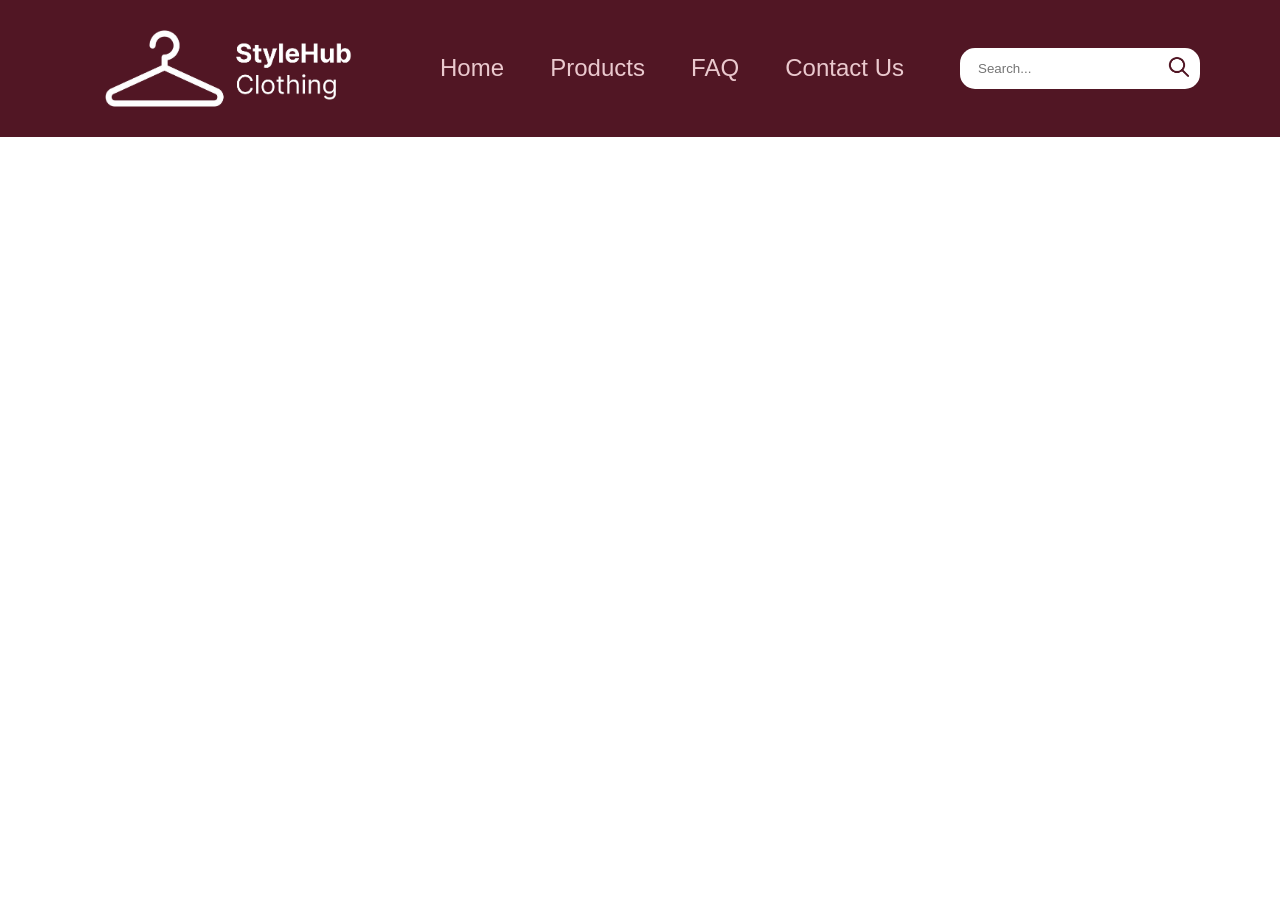
<file: index.html>
<!DOCTYPE html>
<html leng="en">
<head>
    <meta charset="UTF-8">
    <meta name="viewpoint" content="width=device-width, initial-scale=1.0">
    <title>Style Hub Home Page</title>
    <link rel="stylesheet" href="css/navigator.css">
</head>

<body>
    <!-- navbar-->
     <nav>
        <img src="images/Shop-Icon.png" alt="Shop Icon">
        <ul>
            <li><a href="index.html">Home</a></li>
            <li><a href="products.html">Products</a></li>
            <li><a href="faq.html">FAQ</a></li>
            <li><a href="contact.html">Contact Us</a></li>
        </ul>

        <form class="search-box">
            <input type="search" placeholder="Search..." aria-label="Search">
            <button type="submit">
                <img src="images/Search-Icon.png" alt="Search">
            </button>
        </form>
     </nav>
    <!--navbar-->

</body>

</html>
</file>
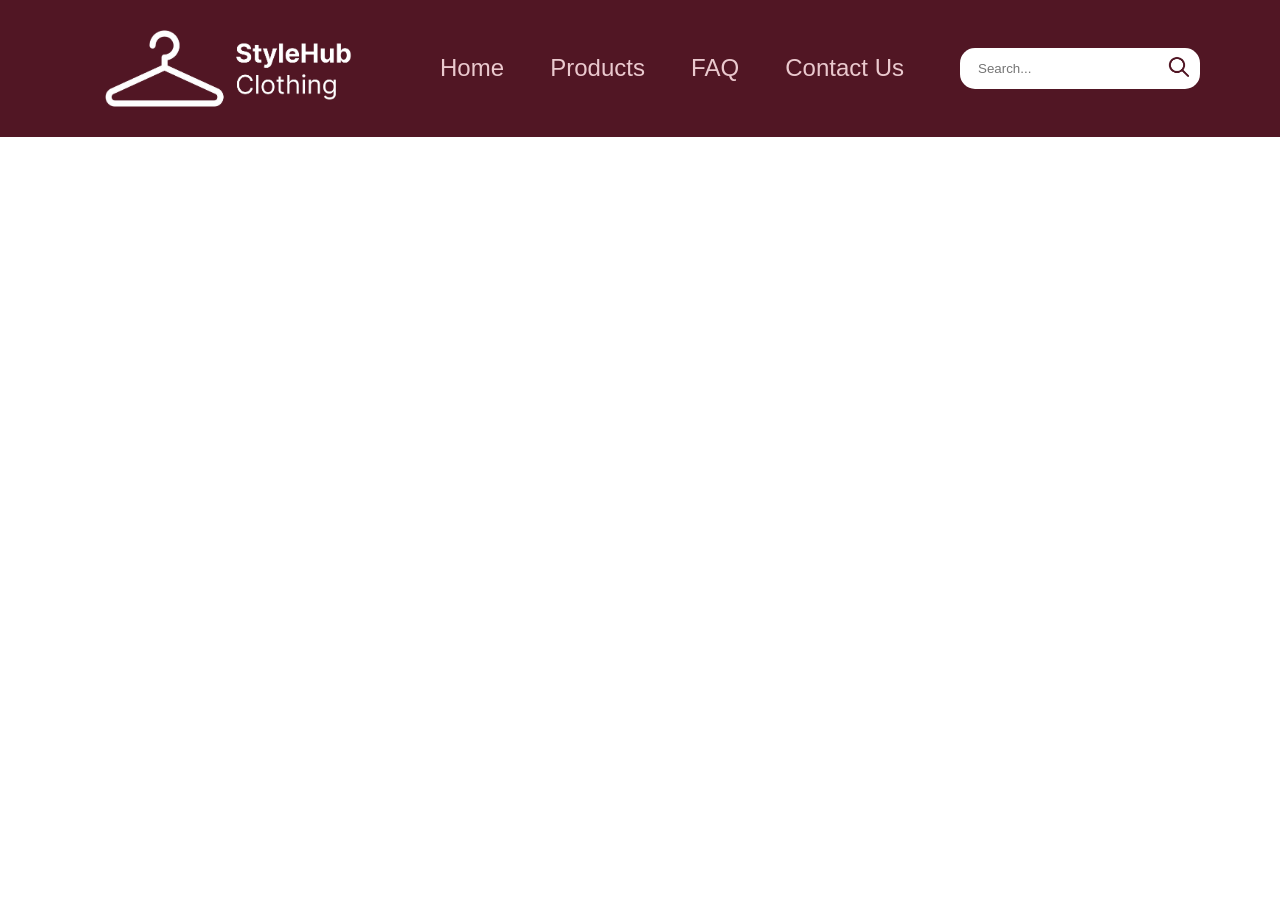
<file: contact.html>
<!DOCTYPE html>
<html leng="en">
    <head>
    <meta charset="UTF-8">
    <meta name="viewpoint" content="width=device-width, initial-scale=1.0">
    <title>Contact Page</title>
    <link rel="stylesheet" href="css/navigator.css">
    </head>

    <body>
    <!-- navbar-->
     <nav>
        <img src="images/Shop-Icon.png" alt="Shop Icon">
        <ul>
            <li><a href="index.html">Home</a></li>
            <li><a href="products.html">Products</a></li>
            <li><a href="faq.html">FAQ</a></li>
            <li><a href="contact.html">Contact Us</a></li>
        </ul>

        <form class="search-box">
            <input type="search" placeholder="Search..." aria-label="Search">
            <button type="submit">
                <img src="images/Search-Icon.png" alt="Search">
            </button>
        </form>
     </nav>
    <!--navbar-->

    </body>
</html>
</file>
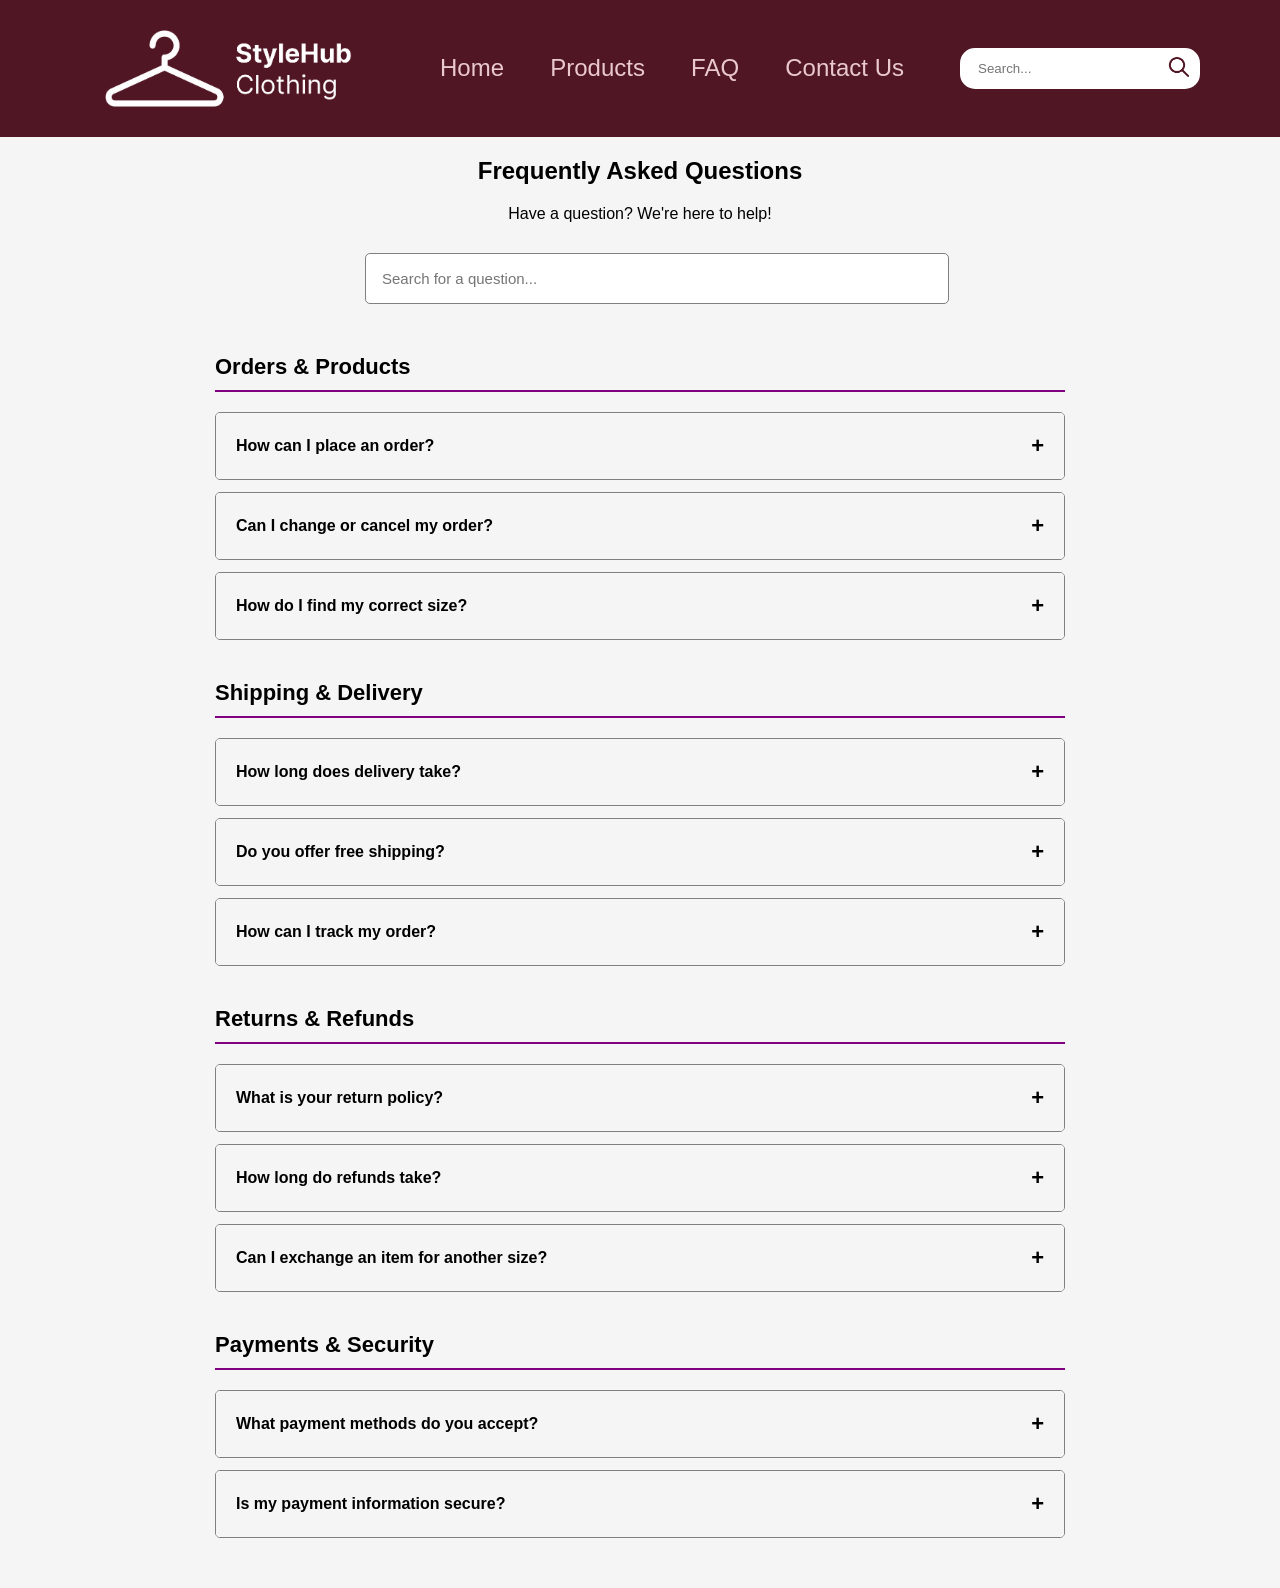
<file: faq.html>
<!DOCTYPE html>
<html leng="en">
    <head>
        <meta charset="UTF-8">
        <meta name="viewpoint" content="width=device-width, initial-scale=1.0">
        <title>Frequently Asked Questions Page</title>
        <link rel="stylesheet" href="css/navigator.css">
    </head>

    <body>
    <!-- navbar-->
     <nav>
        <img src="images/Shop-Icon.png" alt="Shop Icon">
        <ul>
            <li><a href="index.html">Home</a></li>
            <li><a href="products.html">Products</a></li>
            <li><a href="faq.html">FAQ</a></li>
            <li><a href="contact.html">Contact Us</a></li>
        </ul>

        <form class="search-box">
            <input type="search" placeholder="Search..." aria-label="Search">
            <button type="submit">
                <img src="images/Search-Icon.png" alt="Search">
            </button>
        </form>
     </nav>

    <link rel="stylesheet" href="css/faq_page.css">
   <section class="intro">
        <h1>Frequently Asked Questions</h1>
        <p>Have a question? We're here to help!</p>
 <div class="search-question">
            <input
                type="text"
                id="searchInput"
                placeholder="Search for a question..."
            >
        </div>
    </section>

    <main class="total-faq">

            <div class="subject">
            <h2>Orders & Products</h2>

            <div class="item">
                <button class="question">
                    How can I place an order?
                    <span>+</span>
                </button>
                <div class="answer">
                    Simply browse our collection, choose your favourite
                    items, select your size and add them to your basket.
                    Proceed to checkout to complete your purchase.
                </div>
            </div>

            <div class="item">
                <button class="question">
                    Can I change or cancel my order?
                    <span>+</span>
                </button>
                <div class="answer">
                    If you need to change or cancel an order, contact
                    our customer service team as soon as possible.
                    Changes may not be possible once your order has
                    been dispatched.
                </div>
            </div>

            <div class="item">
                <button class="question">
                    How do I find my correct size?
                    <span>+</span>
                </button>
                <div class="answer">
                    Each product includes a size guide to help you
                    choose the perfect fit. We recommend checking
                    the measurements before placing your order.
                </div>
            </div>
        </div>

        <div class="subject">
            <h2>Shipping & Delivery</h2>

            <div class="item">
                <button class="question">
                    How long does delivery take?
                    <span>+</span>
                </button>
                <div class="answer">
                    Standard delivery usually takes 3-7 business days.
                    Delivery times may vary depending on your location.
                </div>
            </div>

            <div class="item">
                <button class="question">
                    Do you offer free shipping?
                    <span>+</span>
                </button>
                <div class="answer">
                    Free shipping may be available on orders above
                    a specified amount. Check our shipping policy
                    for current offers.
                </div>
            </div>

            <div class="item">
                <button class="question">
                    How can I track my order?
                    <span>+</span>
                </button>
                <div class="answer">
                    Once your order has been shipped, you will receive
                    a confirmation email containing your tracking
                    information.
                </div>
            </div>
        </div>

        <div class="subject">
            <h2>Returns & Refunds</h2>

            <div class="item">
                <button class="question">
                    What is your return policy?
                    <span>+</span>
                </button>
                <div class="answer">
                    Unworn items in their original condition and
                    packaging can be returned within 30 days of
                    delivery, subject to our return policy.
                </div>
            </div>

            <div class="item">
                <button class="question">
                    How long do refunds take?
                    <span>+</span>
                </button>
                <div class="answer">
                    Once your return has been approved, refunds are
                    generally processed within 5-10 business days.
                    Your bank may require additional processing time.
                </div>
            </div>

            <div class="item">
                <button class="question">
                    Can I exchange an item for another size?
                    <span>+</span>
                </button>
                <div class="answer">
                    Yes! Contact our customer service team to ask
                    about exchanging an item for a different size,
                    subject to stock availability.
                </div>
            </div>
        </div>

        <div class="subject">
            <h2>Payments & Security</h2>

            <div class="item">
                <button class="question">
                    What payment methods do you accept?
                    <span>+</span>
                </button>
                <div class="answer">
                    We accept major credit and debit cards and
                    other payment methods displayed at checkout.
                </div>
            </div>

            <div class="item">
                <button class="question">
                    Is my payment information secure?
                    <span>+</span>
                </button>
                <div class="answer">
                    We use secure payment processing to help protect
                    your personal and payment information.
                </div>
            </div>
        </div>
          <p class="no-results" id="noResults">
            Sorry, no matching questions found.
        </p>
    </main>
    <script src="js/faq.js"></script>
    </body>
</html>
</file>
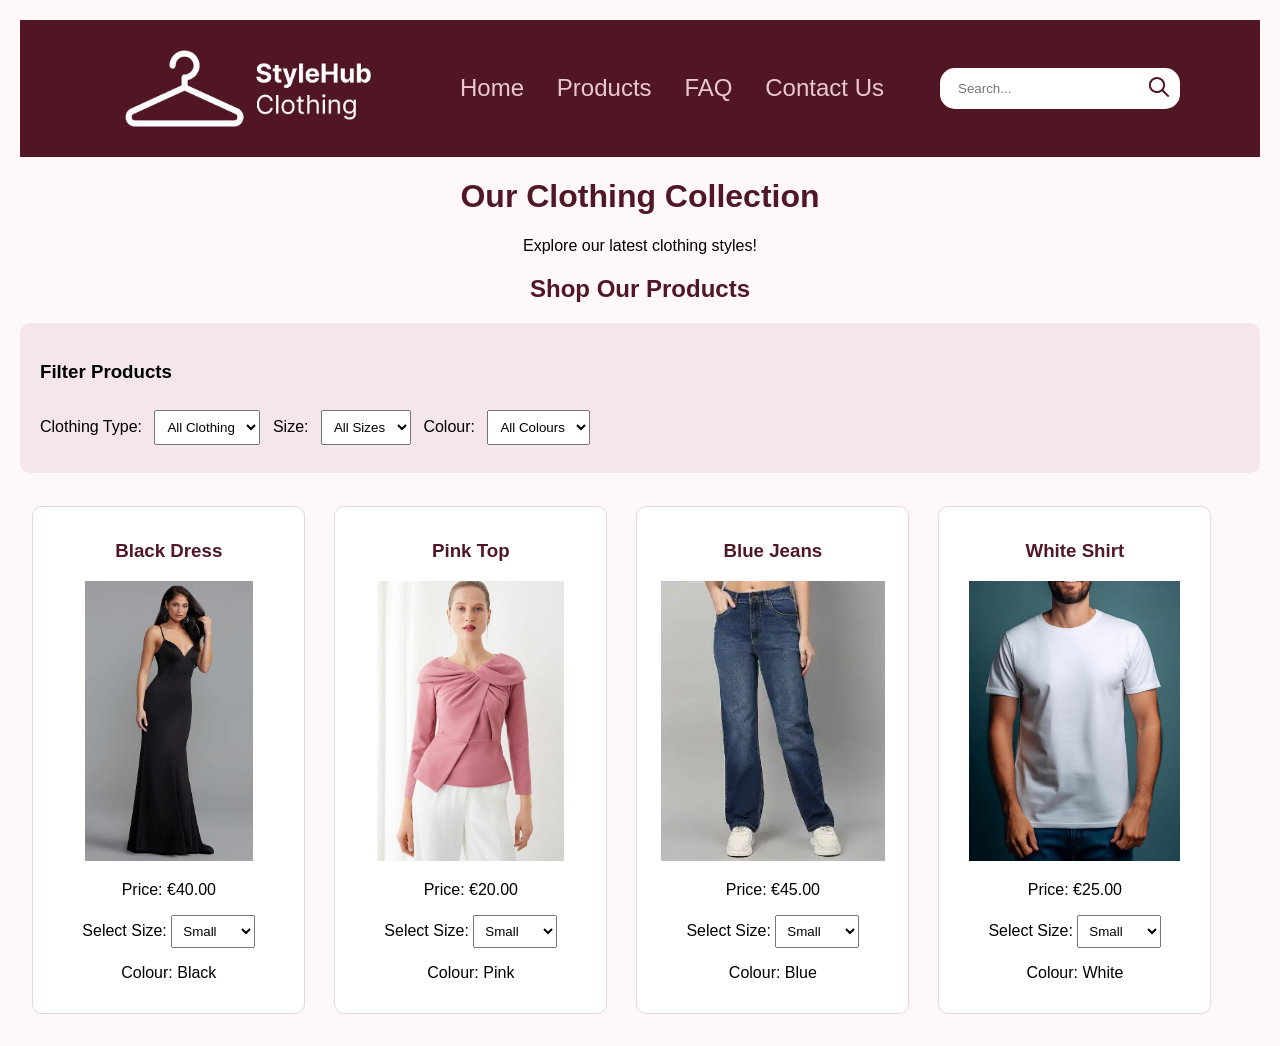
<file: products.html>
<!DOCTYPE html>
<html lang="en">
    <head>
        <meta charset="UTF-8">
       <meta name="viewport" content="width=device-width, initial-scale=1.0">
        <title>Products Page</title>
        <link rel="stylesheet" href="css/navigator.css">
        <link rel="stylesheet" href="css/products.css">


    </head>

    <body>
    <!-- navbar-->
     <nav>
        <img src="images/Shop-Icon.png" alt="Shop Icon">
        <ul>
            <li><a href="index.html">Home</a></li>
            <li><a href="products.html">Products</a></li>
            <li><a href="faq.html">FAQ</a></li>
            <li><a href="contact.html">Contact Us</a></li>
        </ul>

        <form class="search-box">
            <input type="search" placeholder="Search..." aria-label="Search">
            <button type="submit">
                <img src="images/Search-Icon.png" alt="Search">
            </button>
        </form>
     </nav>
    <!--navbar-->
 <h1>Our Clothing Collection</h1>
    <p>Explore our latest clothing styles!</p>

    <h2>Shop Our Products</h2>

    
    <div class="product-filters">

        <h3>Filter Products</h3>

        <label for="category">Clothing Type:</label>
        <select id="category" name="category">
            <option value="all">All Clothing</option>
            <option value="dresses">Dresses</option>
            <option value="tops">Tops</option>
            <option value="jeans">Jeans</option>
        </select>

        <label for="filter-size">Size:</label>
        <select id="filter-size" name="size">
            <option value="all">All Sizes</option>
            <option value="S">Small</option>
            <option value="M">Medium</option>
            <option value="L">Large</option>
        </select>

        <label for="colour">Colour:</label>
        <select id="colour" name="colour">
            <option value="all">All Colours</option>
            <option value="black">Black</option>
            <option value="white">White</option>
            <option value="pink">Pink</option>
            <option value="blue">Blue</option>
        </select>

    </div>


        <div class="product-card" data-category="dresses" data-colour="black">
            <h3>Black Dress</h3>
            <img src="images/black-dress.webp" alt="Black Dress" width="200">
            <p>Price: €40.00</p>

        <label for="size1">Select Size:</label>
        <select id="size1" name="size1">
            <option value="S">Small</option>
            <option value="M">Medium</option>
            <option value="L">Large</option>
        </select>

        <p>Colour: Black</p>

    </div>

    <hr>

    
    <div class="product-card" data-category="tops">

    <h3>Pink Top</h3>
    <img src="images/pink-top.jpg" alt="Pink Top" width="200">
    <p>Price: €20.00</p>

        <label for="size2">Select Size:</label>
        <select id="size2" name="size2">
            <option value="S">Small</option>
            <option value="M">Medium</option>
            <option value="L">Large</option>
        </select>

        <p>Colour: Pink</p>

    </div>

    <hr>

   
    <div class="product-card" data-category="jeans">

        <h3>Blue Jeans</h3>
        <img src="images/blue-jeans.webp" alt="Blue Jeans" width="200">
        <p>Price: €45.00</p>

        <label for="size3">Select Size:</label>
        <select id="size3" name="size3">
            <option value="S">Small</option>
            <option value="M">Medium</option>
            <option value="L">Large</option>
        </select>

        <p>Colour: Blue</p>

    </div>

    <hr>

   
    <div class="product-card" data-category="tops">

        <h3>White Shirt</h3>
        <img src="images/white-shirt.jpg" alt="White Shirt" width="200">
        <p>Price: €25.00</p>

        <label for="size4">Select Size:</label>
        <select id="size4" name="size4">
            <option value="S">Small</option>
            <option value="M">Medium</option>
            <option value="L">Large</option>
        </select>

        <p>Colour: White</p>

    </div>

    
    </body>
</html>
</file>
<file: css/navigator.css>
body {
    box-sizing: border-box;
    margin: 0;
}

nav {
    background-color: #511624;
    display: flex;
    justify-content: center;
    width: 100%;
}

nav img {
    max-width: 17rem;
    margin-left: 5rem;
}

nav ul {
    display: flex;
    flex: 1;
    justify-content: space-between;
    list-style-type: none;
    margin-left: 2rem;
    margin-right: 2.5rem;
    margin-top: 2.5rem;
    background-color:#511624;
}

nav a {
    font-family:Arial, Helvetica, sans-serif;
    font-size: 1.5rem;
    display: block;
    color: #eac9ce;
    padding: 14px 16px;
    text-decoration: none;
}

nav a:hover {
    border-radius: 20px;
    color:#511624;
    background-color: #eac9ce;
    text-decoration-line: underline;
}

.search-box {
    display: flex;
    justify-content: center;
    background-color: #ffff;
    margin-right: 5rem;
    margin-top: 3rem;
    margin-bottom: 3rem;
    border-radius: 15px;
    font-size: 1rem;
    width: 15rem;
}

.search-box input{
    border: none;
    background: none;
    outline: none;
    flex: 1;
    margin-left: 1rem;
}

.search-box button {
    border: none;
    background: none;
    outline: none;
    cursor: pointer;
    border-radius: 15px;
}

.search-box button:hover{
    background-color: #eac9ce;
}

.search-box img {
    background: none;
    max-width: 2rem;
    margin-left: -0.5rem;
}

input[type="search"]::-webkit-search-cancel-button {
    -webkit-appearance: none;
}
</file>
<file: css/faq_page.css>
body {
    font-family: Arial, Helvetica, sans-serif;
    background: whitesmoke;
    color: black;
    align-items: center;
}

.intro {
    font-family: Arial, Helvetica, sans-serif;
    text-align: center;
}

header {
    background: whitesmoke;
    color: purple;
    padding: 25px 8%;

    display: flex;
    justify-content: space-between;
    align-items: center;
}

header h2 {
    letter-spacing: 2px;
}

.title {
    text-align: center;
    padding: 70px 20px 50px;
    background: whitesmoke;
}

.title h1 {
    font-size: 42px;
    margin-bottom: 15px
    text-align: center;
}

.title p {
    color: grey;
    font-size: 16px;
    text-align: center;
}

.search-question {
    max-width: 550px;
    margin: 30px auto 0;
}

.search-question input {
    width: 100%;
    padding: 16px;
    border: 1px solid grey;
    border-radius: 5px;
    font-size: 15px;
}

.total-faq {
    max-width: 850px;
    margin: 50px auto;
    padding: 0 20px;
}

.subject {
    margin-bottom: 40px;
}

.subject h2 {
    font-size: 22px;
    margin-bottom: 20px;
    border-bottom: 2px solid purple;
    padding-bottom: 10px;
}

.item {
    background: whitesmoke;
    margin-bottom: 12px;
    border-radius: 5px;
    border: 1px solid grey;
    overflow: hidden;
}

.question {
    width: 100%;
    padding: 20px;
    background: whitesmoke;
    border: none;
    text-align: left;
    font-size: 16px;
    font-weight: bold;
    cursor: pointer;
    display: flex;
    justify-content: space-between;
    align-items: center;
}

.question:hover {
    color: purple;
}

.question span {
    font-size: 22px;
    transition: transform 0.3s ease;
}

.answer {
    display: none;
    padding: 0 20px 20px;
    color: rgb(53, 51, 51);
    line-height: 1.7;
    font-size: 15px;
}

.item.active .answer {
    display: block;
}

.item.active .question span {
    transform: rotate(45deg);
}

.no-results {
    display: none;
    text-align: center;
    color: #777;
    padding: 20px;
}

footer {
    background: #222;
    color: white;
    text-align: center;
    padding: 25px;
    font-size: 13px;
}

@media (max-width: 600px) {

    header {
        flex-direction: column;
        gap: 15px;
    }
    
    nav a {
        margin: 0 8px;
    }

    .title h1 {
        font-size: 32px;
    }

    .question {
        font-size: 14px;
    }
}
</file>
<file: css/products.css>
/* Products page */

body {
    font-family: Arial, sans-serif;
    background-color: #fff8f8;
    margin: 0;
    padding: 20px;
}

h1, h2 {
    text-align: center;
    color: #501827;
}

body > p {
    text-align: center;
}

/* Product filters */

.product-filters {
    background-color: #f5e6e9;
    padding: 20px;
    margin: 20px 0;
    border-radius: 10px;
}

.product-filters select {
    padding: 8px;
    margin: 8px;
}

/* Product cards */

.product-card {
    display: inline-block;
    vertical-align: top;
    box-sizing: border-box;
    width: 22%;
    min-width: 200px;
    margin: 1%;
    padding: 15px;
    background-color: white;
    border: 1px solid #ead5da;
    border-radius: 10px;
    text-align: center;
}

.product-card img {
    width: 100%;
    height: 280px;
    object-fit: contain;
}

.product-card h3 {
    color: #501827;
}

.product-card select {
    padding: 7px;
}

hr {
    display: none;
}

/* Smaller screens */

@media (max-width: 700px) {
    .product-card {
        width: 45%;
    }
}
</file>
